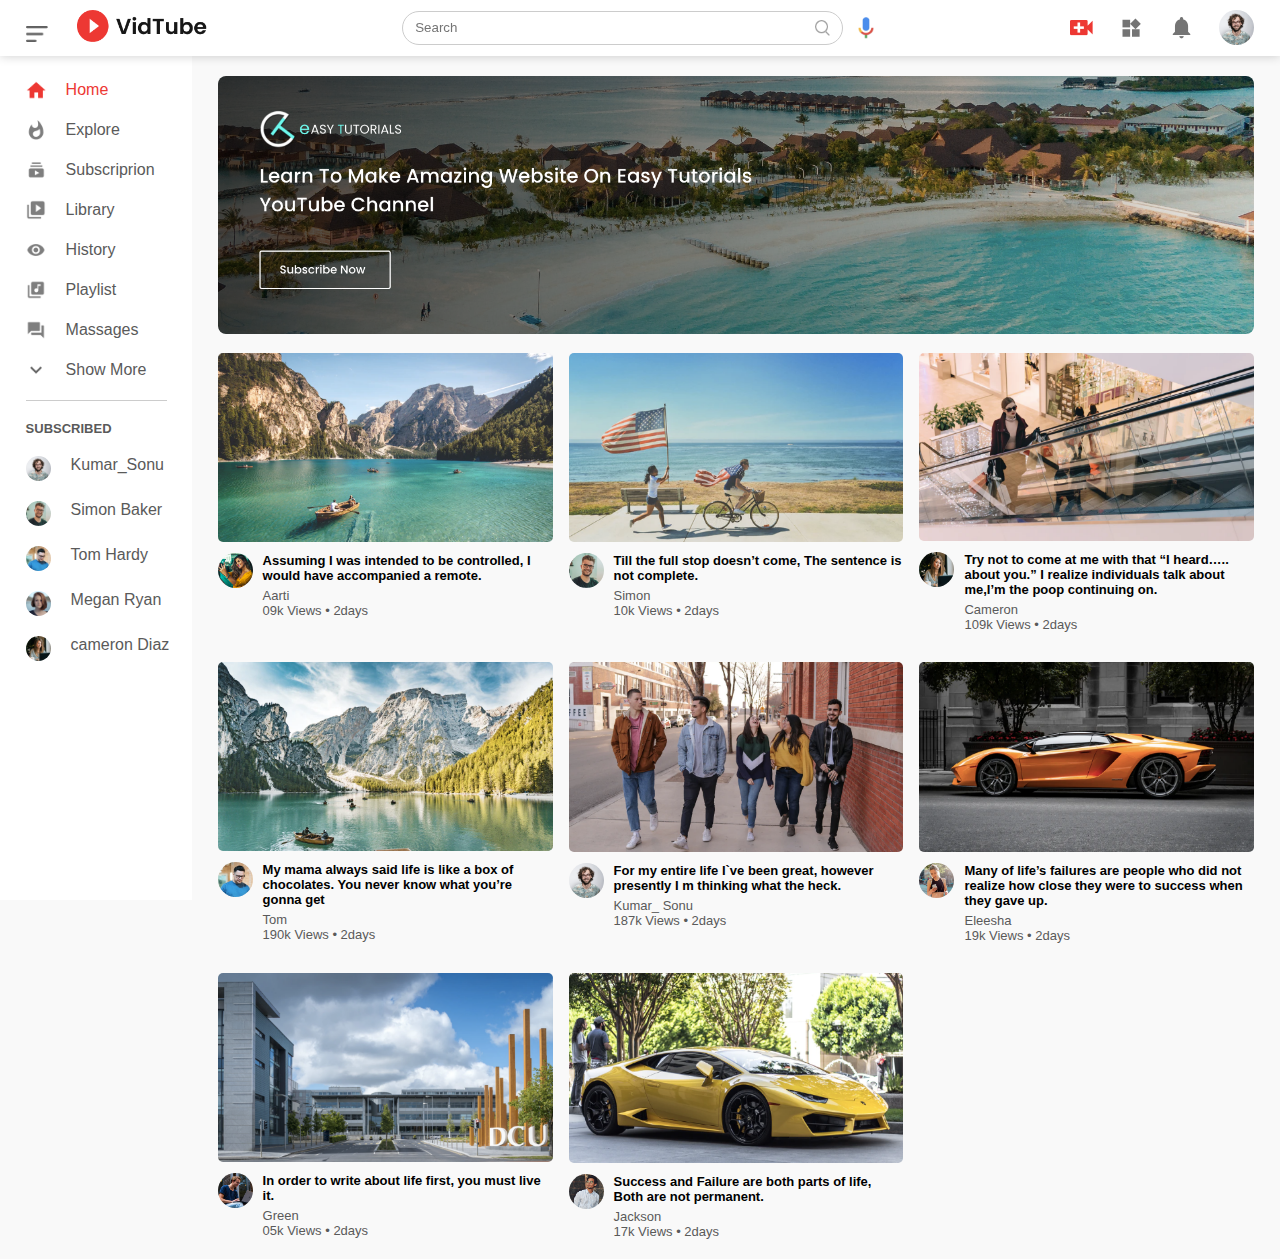
<file: index.html>
<!DOCTYPE html>
<html lang="en">
<head>
    <meta charset="UTF-8">
    <meta http-equiv="X-UA-Compatible" content="IE=edge">
    <meta name="viewport" content="width=device-width, initial-scale=1.0">
    <title>YOUTUBE CLONE</title>
    <link rel="stylesheet" href="style.css">
</head>
<body>


    <nav class="flex-div">
        <div class="nav-left"> 
            <img src="images/menu.png" class="menu-icon">
            <img src="images/logo.png" class="logo">
        </div>

        <div class="nav-middle flex-div">
            <div class="search-box flex-div">
                <input type="text"  placeholder="Search">
                <img src="images/search.png">
            </div>
            <img src="images/voice-search.png" class="mic-icon">

        </div>
        <div class="nav-right flex-div">
            <img src="images/upload.png">
            <img src="images/more.png">
            <img src="images/notification.png">
            <img src="images/Jack.png" class="user-icon">
        </div>
    </nav>
    <!-------------------side bar-->
    <div class="sidebar">
        <div class="shortcut-links">
            <a href=""><img src="images/home.png"><p>Home</p></a>
            <a href=""><img src="images/explore.png"><p>Explore</p></a>
            <a href=""><img src="images/subscriprion.png"><p>Subscriprion</p></a>
            <a href=""><img src="images/library.png"><p>Library</p></a>
            <a href=""><img src="images/history.png"><p>History</p></a>
            <a href=""><img src="images/playlist.png"><p>Playlist</p></a>
            <a href=""><img src="images/messages.png"><p>Massages</p></a>
            <a href=""><img src="images/show-more.png"><p>Show More</p></a>
            <hr>
        </div>
        <div class="subscribed-list">
            <h3>SUBSCRIBED</h3>
            <a href=""><img src="images/Jack.png"><p>Kumar_Sonu</p></a>
            <a href=""><img src="images/simon.png"><p>Simon Baker</p></a>
            <a href=""><img src="images/tom.png"><p>Tom Hardy</p></a>
            <a href=""><img src="images/megan.png"><p>Megan Ryan</p></a>
            <a href=""><img src="images/cameron.png"><p>cameron Diaz</p></a>
        </div>

    </div>


  <!-------main  -->
  
 <div class="container">
    <div class="banner">
        <img src="images/banner.png">
    </div>
    <div class="list-container">
        <div class="vid-list">
            <a href="play_video.html"> <img src="images/thumbnail1.png" class="thumbnail"></a>
            <div class="flex-div">
                <img src="images/member-8.png">
                <div class="vid-info">
                    <a href="play_video.html">Assuming I was intended to be controlled, I would have accompanied a remote.</a>
                    <p>Aarti</p>
                    <p>09k Views &bull; 2days</p>
                    
                </div>
            </div>
        </div>
        <div class="vid-list">
            <a href=""> <img src="images/thumbnail2.png" class="thumbnail"></a>
            <div class="flex-div">
                <img src="images/member-2.png">
                <div class="vid-info">
                    <a href=""> Till the full stop doesn’t come, The sentence is not complete.  </a>
                    <p>Simon</p>
                    <p>10k Views &bull; 2days</p>
                    
                </div>
            </div>
        </div>
        <div class="vid-list">
            <a href=""> <img src="images/thumbnail3.png" class="thumbnail"></a>
            <div class="flex-div">
                <img src="images/member-3.png">
                <div class="vid-info">
                    <a href=""> Try not to come at me with that “I heard….. about you.” 
                        I realize individuals talk about me,I’m the poop continuing on.  </a>
                    <p>Cameron</p>
                    <p>109k Views &bull; 2days</p>
                    
                </div>
            </div>
        </div>
        <div class="vid-list">
            <a href=""> <img src="images/thumbnail4.png" class="thumbnail"></a>
            <div class="flex-div">
                <img src="images/member-4.png">
                <div class="vid-info">
                    <a href=""> My mama always said life is like a box of chocolates.
                         You never know what you’re gonna get  </a>
                    <p>Tom</p>
                    <p>190k Views &bull; 2days</p>
                    
                </div>
            </div>
        </div>
        <div class="vid-list">
            <a href=""> <img src="images/thumbnail5.png" class="thumbnail"></a>
            <div class="flex-div">
                <img src="images/Jack.png">
                <div class="vid-info">
                    <a href=""> For my entire life I`ve been great, however presently I m thinking what the heck.</a>
                    <p>Kumar_ Sonu</p>
                    <p>187k Views &bull; 2days</p>
                    
                </div>
            </div>
        </div>
        <div class="vid-list">
            <a href=""> <img src="images/thumbnail6.png" class="thumbnail"></a>
            <div class="flex-div">
                <img src="images/member-6.png">
                <div class="vid-info">
                    <a href=""> Many of life’s failures are people who did not realize how close they were to success when they gave up.</a>
                    <p>Eleesha</p>
                    <p>19k Views &bull; 2days</p>
                    
                </div>
            </div>
        </div>
        <div class="vid-list">
            <a href=""> <img src="images/thumbnail7.png" class="thumbnail"></a>
            <div class="flex-div">
                <img src="images/member-7.png">
                <div class="vid-info">
                    <a href=""> In order to write about life first, you must live it.  </a>
                    <p>Green</p>
                    <p>05k Views &bull; 2days</p>
                    
                </div>
            </div>
        </div>
        <div class="vid-list">
            <a href=""> <img src="images/thumbnail8.png" class="thumbnail"></a>
            <div class="flex-div">
                <img src="images/member-9.png">
                <div class="vid-info">
                    <a href="">Success and Failure are both parts of life, Both are not permanent.</a>
                    <p>Jackson</p>
                    <p>17k Views &bull; 2days</p>
                    
                </div>
            </div>
        </div>
    
    </div>


 </div> 






<script src="script.js"></script>
</body>
</html>
</file>
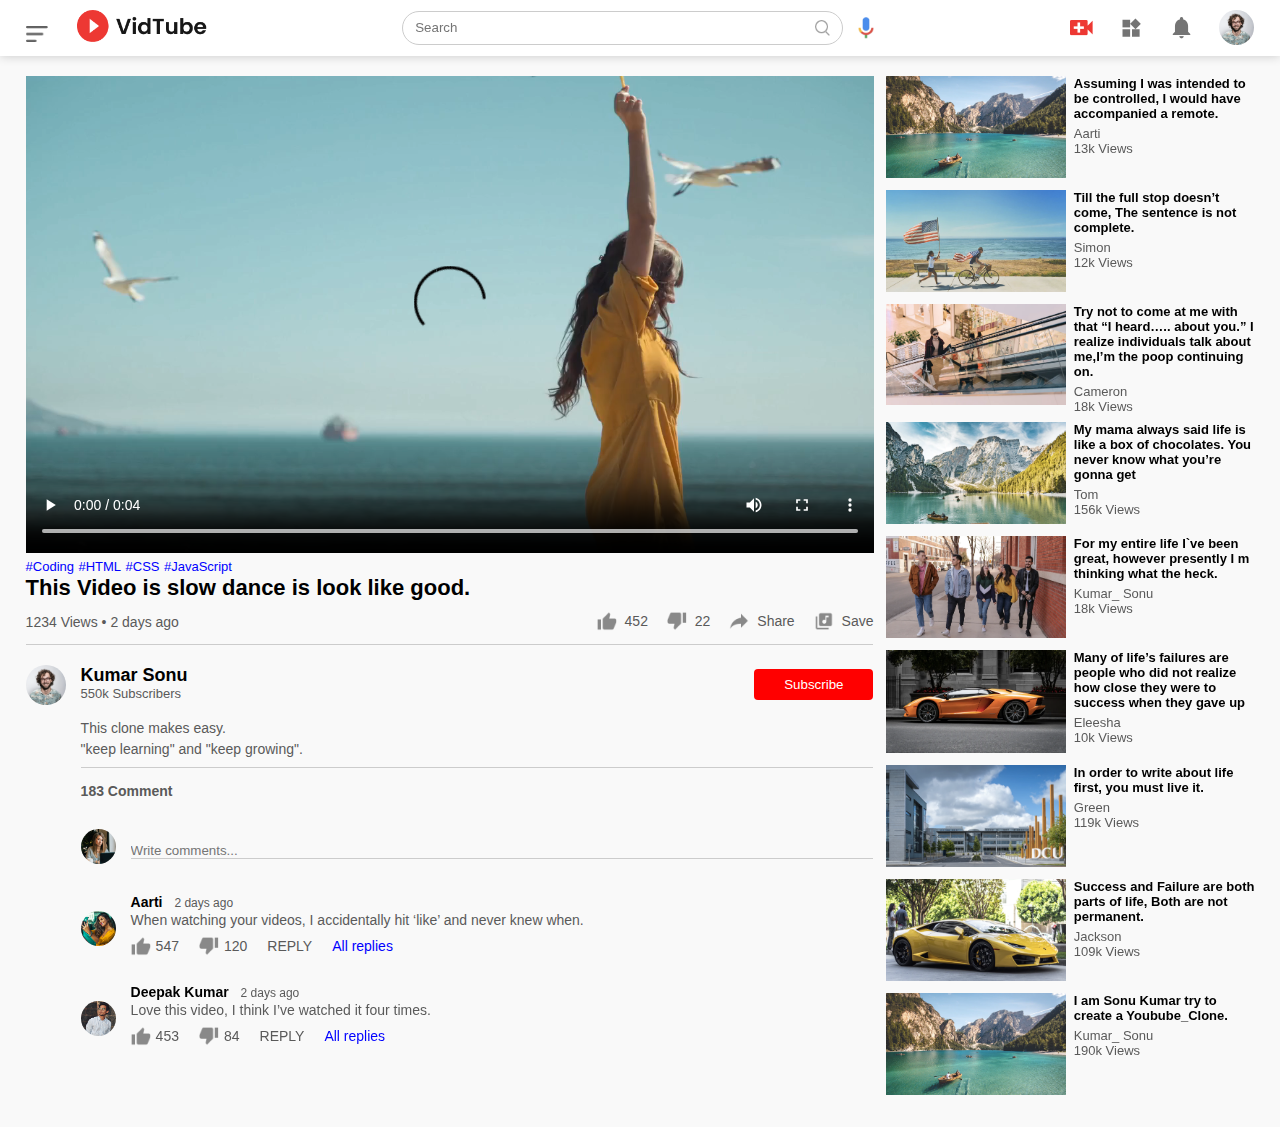
<file: play_video.html>
<!DOCTYPE html>
<html lang="en">
<head>
    <meta charset="UTF-8">
    <meta http-equiv="X-UA-Compatible" content="IE=edge">
    <meta name="viewport" content="width=device-width, initial-scale=1.0">
    <title>Play Video - With Sonu Kumar</title>
    <link rel="stylesheet" href="style.css">
</head>
<body>

    <nav class="flex-div">
        <div class="nav-left"> 
            <img src="images/menu.png" class="menu-icon">
            <img src="images/logo.png" class="logo">
        </div>

        <div class="nav-middle flex-div">
            <div class="search-box flex-div">
                <input type="text"  placeholder="Search">
                <img src="images/search.png">
            </div>
            <img src="images/voice-search.png" class="mic-icon">

        </div>
        <div class="nav-right flex-div">
            <img src="images/upload.png">
            <img src="images/more.png">
            <img src="images/notification.png">
            <img src="images/Jack.png" class="user-icon">
        </div>
    </nav>
    

    <div class="container play-container">
        <div class="row">
            <div class="play-video">
                <video controls autoplay>
                    <source src="images/video.mp4"  type="video/mp4">
                </video>
                <div class="tags">
                    <a href="">#Coding</a> <a href="">#HTML</a> <a href="">#CSS</a> <a href="">#JavaScript</a>
                </div>
                <h3>This Video is slow dance is look like good. </h3>

                <div class="play-video-info">
                    <p>1234 Views &bull; 2 days ago</p>
                    <div>
                        <a href=""><img src="images/like.png">452</a>
                        <a href=""><img src="images/dislike.png">22</a>
                        <a href=""><img src="images/share.png">Share</a>
                        <a href=""><img src="images/save.png">Save</a>
                    </div>
                </div>
                <hr> 
                
                <div class="plublisher">
                    <img src="images/Jack.png">
                    <div>
                        <p>Kumar Sonu</p>
                        <span>550k Subscribers</span>
                    </div>
                    <button type="button">Subscribe</button>
                </div>
                <div class="vid-description">
                    <p>This clone makes easy.</p>
                    <p>"keep learning" and "keep growing".</p>
                    <hr>
                    <h4>183 Comment </h4>


                    <div class="add-comment">
                        <img src="images/member-3.png">
                        <input type="text" placeholder="Write comments...">
                    </div>

                    <div class="old-comment">
                        <img src="images/member-8.png">
                        <div>
                            <h3>Aarti <span>2 days ago</span></h3>
                            <p>When watching your videos, I accidentally hit ‘like’ and never knew when. </p>

                                 <div class="comment-action">
                                    <img src="images/like.png">
                                    <span>547</span>
                                    <img src="images/dislike.png">
                                    <span>120</span>
                                    <span>REPLY</span>
                                    <a href="">All replies</a>
                                 </div>
                        </div>
                    </div>

                    <div class="old-comment">
                        <img src="images/member-9.png">
                        <div>
                            <h3>Deepak Kumar <span>2 days ago</span></h3>
                            <p>Love this video, I think I’ve watched it four times.</p>

                                 <div class="comment-action">
                                    <img src="images/like.png">
                                    <span>453</span>
                                    <img src="images/dislike.png">
                                    <span>84</span>
                                    <span>REPLY</span>
                                    <a href="">All replies</a>
                                 </div>
                        </div>
                    </div>

                </div>







            </div>
            <div class="right-sidebar">

                
                <div class="side-video-list">
                    <a href="" class="small-thumbnail"> <img src="images/thumbnail1.png"></a>
                     <div class="vid-info">
                         <a href=""> Assuming I was intended to be controlled, I would have accompanied a remote.  </a>
                         <p>Aarti</p>
                         <p>13k Views</p>
                     
                     </div>
                 </div>

                 <div class="side-video-list">
                    <a href="" class="small-thumbnail"> <img src="images/thumbnail2.png"></a>
                     <div class="vid-info">
                         <a href=""> Till the full stop doesn’t come, The sentence is not complete.   </a>
                         <p>Simon</p>
                         <p>12k Views</p>
                     
                     </div>
                 </div>

                 <div class="side-video-list">
                    <a href="" class="small-thumbnail"> <img src="images/thumbnail3.png"></a>
                     <div class="vid-info">
                         <a href=""> Try not to come at me with that “I heard….. about you.” 
                            I realize individuals talk about me,I’m the poop continuing on.  </a>
                         <p>Cameron</p>
                         <p>18k Views</p>
                     
                     </div>
                 </div>

                 <div class="side-video-list">
                    <a href="" class="small-thumbnail"> <img src="images/thumbnail4.png"></a>
                     <div class="vid-info">
                         <a href=""> My mama always said life is like a box of chocolates.
                            You never know what you’re gonna get  </a>
                         <p>Tom</p>
                         <p>156k Views</p>
                     
                     </div>
                 </div>

                 <div class="side-video-list">
                    <a href="" class="small-thumbnail"> <img src="images/thumbnail5.png"></a>
                     <div class="vid-info">
                         <a href="">For my entire life I`ve been great, however presently I m thinking what the heck.</a>
                         <p>Kumar_ Sonu</p>
                         <p>18k Views</p>
                     
                     </div>
                 </div>

                 <div class="side-video-list">
                    <a href="" class="small-thumbnail"> <img src="images/thumbnail6.png"></a>
                     <div class="vid-info">
                         <a href=""> Many of life’s failures are people who did not realize how close they were to success when they gave up </a>
                         <p>Eleesha</p>
                         <p>10k Views</p>
                     
                     </div>
                 </div>

                 <div class="side-video-list">
                    <a href="" class="small-thumbnail"> <img src="images/thumbnail7.png"></a>
                     <div class="vid-info">
                         <a href="">In order to write about life first, you must live it.  </a>
                         <p>Green</p>
                         <p>119k Views</p>
                     
                     </div>
                 </div>

                 <div class="side-video-list">
                    <a href="" class="small-thumbnail"> <img src="images/thumbnail8.png"></a>
                     <div class="vid-info">
                         <a href=""> Success and Failure are both parts of life, Both are not permanent.  </a>
                         <p>Jackson</p>
                         <p>109k Views</p>
                     
                     </div>
                 </div>

                 <div class="side-video-list">
                    <a href="" class="small-thumbnail"> <img src="images/thumbnail1.png"></a>
                     <div class="vid-info">
                         <a href=""> I am Sonu Kumar try to  create a Youbube_Clone.  </a>
                         <p>Kumar_ Sonu</p>
                         <p>190k Views</p>
                     
                     </div>
                 </div>

            </div>
        </div>
    </div>



</body>
</html>
</file>
<file: style.css>
*{
    margin: 0;
    padding: 0;
    font-family: 'poppins', sans-serif;
    box-sizing: border-box;
}

a{

    text-decoration: none;
    color: #5a5a5a;
}

img{
    cursor: pointer;
}

.flex-div{
    display: flex;
    align-items: center;
}
nav{
    padding: 10px 2%;
    justify-content: space-between;
    box-shadow: 0 0 10px rgba(0, 0, 0, 0.2);
    background: #fff;
    position: sticky;
    top: 0;
    z-index: 10;
}

.nav-right img{

    width: 25px;
    margin-right: 25px;
}
.nav-right .user-icon{
    width: 35px;
    border-radius: 50%;
    margin-right: 0;

}
.nav-left .menu-icon{
    width: 22px;
    margin-right: 25px;
}
.nav-left .logo{
    width: 130px;

}
.nav-middle .mic-icon{
    width: 16px;
}
.nav-middle .search-box{
    border: 1px solid #ccc;
    margin-right: 15px;
    padding: 8px 12px;
    border-radius: 25px;
}
.nav-middle .search-box input{
    width: 400px;
    border: 0;
    outline: 0;
    background: transparent;
}
.nav-middle .search-box img{
    width: 15px;
}
/* -----------sidebar--------*/
.sidebar{
    background: #fff;
    width: 15%;
    height: 100vh;
    position: fixed;
    top: 0;
    padding-left: 2%;
    padding-top: 80px;
}
.shortcut-links a img{
    width: 20px;
    margin-right: 20px;
}
.shortcut-links a{
    display: flex;
    align-items: center;
    margin-bottom: 20px;
    width: fit-content;
    flex-wrap: wrap;
}
.shortcut-links a:first-child{
    color: #ed3833;
}
.sidebar hr{
    border: 0;
    height:1px ;
    background: #ccc;
    width: 85%;
}
.subscribed-list h3{
    font-size: 13px;
    margin: 20px 0;
    color: #5a5a5a;
}
.subscribed-list a{
    display: flex;
    align-self: center;
    margin-bottom: 20px;
    width: fit-content;
    flex-wrap: wrap; 
}
.subscribed-list a img{
    width: 25px;
    border-radius: 50%;
    margin-right: 20px;
}
.small-sidebar{
    width: 5%;
}
.small-sidebar a p{
    display: none;
}
.small-sidebar h3{
    display: none;
} 
.small-sidebar hr{
    width: 50%;
    margin-bottom: 25px;
}
/* ----------main ------*/

.container{
    background: #f9f9f9;
    padding-left: 17%;
    padding-right: 2%;
    padding-top: 20px;
    padding-bottom: 20px;
}
.large-container{
    padding-left: 7%;
}

.banner{
    width: 100%;
}
.banner img{
    width: 100%;
    border-radius: 8px;
}
.list-container{
    display: grid;
    grid-template-columns: repeat(auto-fit, minmax(250px, 1fr));
    grid-column-gap:16px ;
    grid-row-gap: 30px;
    margin-top: 15px;
}
.vid-list .thumbnail{
    width: 100%;
    border-radius: 5px;
}
.vid-list .flex-div{
    align-items: flex-start;
    margin-top: 7px;
}
.vid-list .flex-div img{
    width: 35px;
    margin-right: 10px;
    border-radius: 50%;
}
.vid-info{
    color: #5a5a5a;
    font-size: 13px;
}
.vid-info a{
    color: #000;
    font-weight: 600;
    display: block;
    margin-bottom: 5px;
}

@media (max-width: 900px){
    .menu-icon{
        display: none;
    }
    .sidebar{
        display:none;
    }
    .container, .large-container{
        padding-left: 5%;
        padding-right: 5%;
    }
    .nav-right img{
        display: none;
    }
    .nav-right .user-icon{
        display: block;
        width: 30px;
    }
    .nav-middle .search-box input{
        width: 100px;
    }
    .nav-middle .mic-icon{
        display: none;
    }
    .logo{
        width: 90px;
    }

}


/* ------- play video page --------*/

.play-container{
    padding-left: 2%;
}
.row{
    display: flex;
    justify-content: space-between;
    flex-wrap: wrap;
}
.play-video{
    flex-basis: 69%;
}
.right-sidebar{
    flex-basis: 30%;
}
.play-video video{
    width: 100%;
}

.side-video-list{
    display: flex;
    justify-content: space-between;
    margin-bottom: 8px;
}
.side-video-list img{
    width: 100%;
}
.side-video-list .small-thumbnail{
    flex-basis: 49%;
}
.side-video-list .vid-info{
    flex-basis: 49%;
}
.play-video .tags a{
    color: #0000ff;
    font-size: 13px;
}
.play-video h3{
    font-weight:600 ;
    font-size: 22px;
}
 .play-video .play-video-info{
    display: flex;
    align-items: center;
    justify-content:space-between ;
    flex-wrap: wrap;
    margin-top: 10px;
    font-size: 14px;
    color: #5a5a5a;
 }

.play-video .play-video-info a img{
    width: 20px;
    margin-right: 8px ;
}
.play-video .play-video-info a{
    display: inline-flex;
    align-items: center;
    margin-left: 15px;
}
.play-video hr{
    border: 0;
    height: 1px;
    background: #ccc;
    margin: 10px 0;
}
.plublisher{
    display: flex;
    align-items: center;
    margin-top: 20px;
}
.plublisher div{
    flex: 1;
    line-height: 18px;
}
.plublisher img{
    width: 40px;
    border-radius: 50%;
    margin-right: 15px;
}
.plublisher div p{
    color: #000;
    font-weight: 600;
    font-size: 18px;
}
.plublisher div span{
    font-size: 13px;
    color: #5a5a5a;
}
.plublisher button{
    background: red;
    color: #fff;
    padding: 8px 30px;
    border: 0;
    outline: 0;
    border-radius: 4px;
    cursor: pointer;
}
.vid-description{
    padding-left: 55px;
    margin: 15px 0;
}
.vid-description p{
    font-size: 14px;
    margin-bottom: 5px;
    color: #5a5a5a;
}
.vid-description h4{
    font-size: 14px;
    color: #5a5a5a;
    margin-top: 15px;
}
.add-comment{
    display: flex;
    align-items: center;
    margin: 30px 0;
}
.add-comment img{
    width: 35px;
    border-radius: 50%;
    margin-right:15px ;
}
.add-comment input{
    border: 0;
    outline: 0;
    border-bottom: 1px solid #ccc;
    width: 100%;
    padding-top: 10px;
    background: transparent;
}
.old-comment{
   display: flex;
   align-items: center;
   margin: 20px 0; 
}
.old-comment img{
    width: 35px;
    border-radius: 50%;
    margin-right: 15px;
}
.old-comment h3{
    font-size: 14px;
    margin-bottom: 2px;
}
.old-comment h3 span{
    font-size: 12px;
    color: #5a5a5a;
    font-weight: 500;
    margin-left: 8px;
}
.old-comment .comment-action{
    display: flex;
    align-items: center;
    margin: 8px 0;
    font-size: 14px;
}
.old-comment .comment-action img{
    border-radius: 0;
    width: 20px;
    margin-right: 5px;
}
.old-comment .comment-action span{
    margin-right: 20px;
    color: #5a5a5a;
}
.old-comment .comment-action a{
    color:#0000ff ;
}

@madia (max-width:900px){
    .play-video{
        flex-basis: 100%;
    }
    .right-sidebar{
        flex-basis: 100%;
    }
    .play-container{
        padding-left: 5%;
    }
    .vid-description{
        padding-left:0;
    }
    .play-video .play-video-info a{
        margin-left:0;
        margin-right:15px;
        margin-top:15px;

    }
}
</file>
